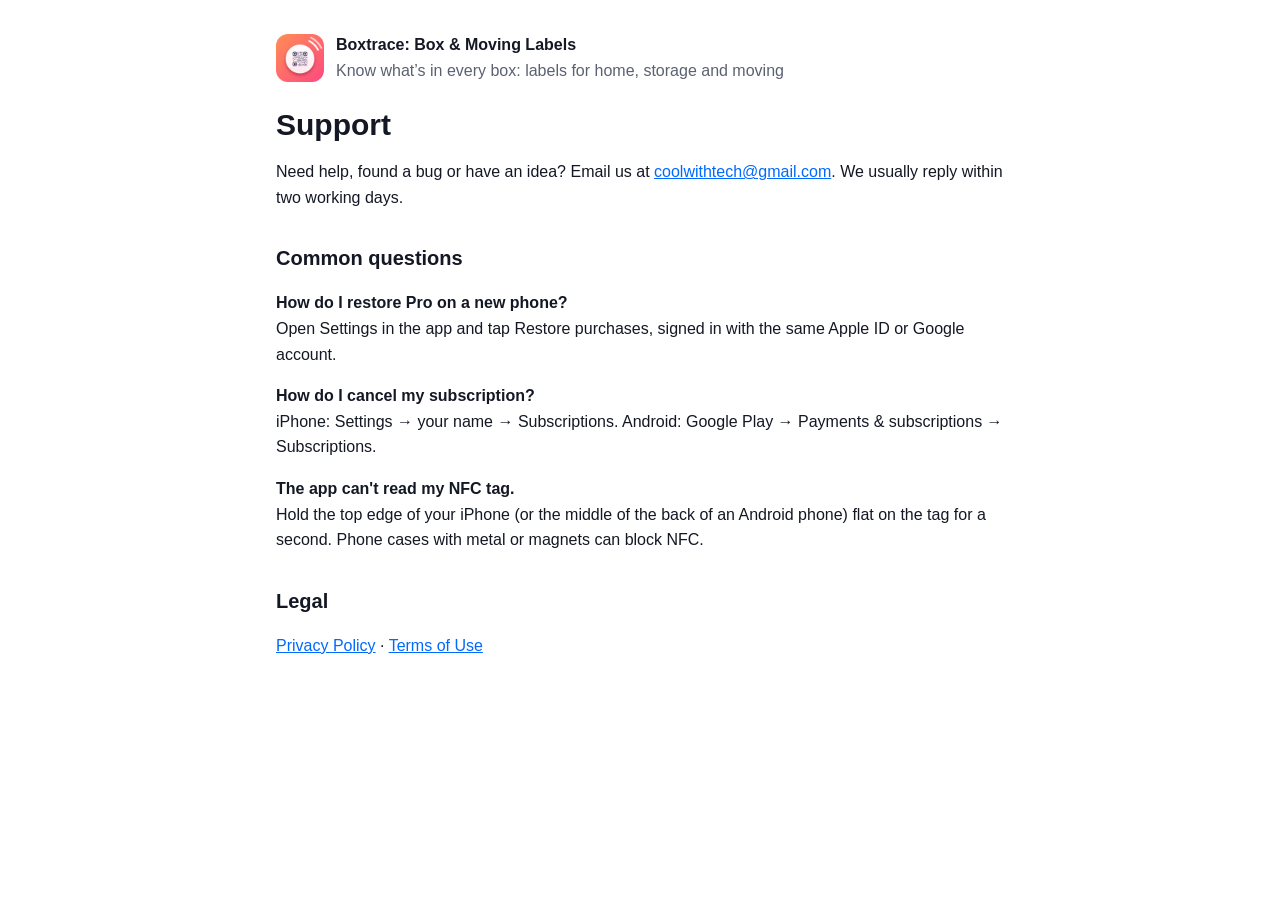
<file: index.html>
<!doctype html>
<html lang="en">
<head>
<meta charset="utf-8">
<meta name="viewport" content="width=device-width, initial-scale=1">
<title>Boxtrace: Box &amp; Moving Labels</title>
<link rel="stylesheet" href="style.css">
</head>
<body>
<main>
<header><img src="icon.png" alt=""><div><strong>Boxtrace: Box &amp; Moving Labels</strong><br><span class="muted">Know what’s in every box: labels for home, storage and moving</span></div></header>
<h1>Support</h1>
<p>Need help, found a bug or have an idea? Email us at <a href="mailto:coolwithtech@gmail.com">coolwithtech@gmail.com</a>. We usually reply within two working days.</p>
<h2>Common questions</h2>
<p><strong>How do I restore Pro on a new phone?</strong><br>Open Settings in the app and tap Restore purchases, signed in with the same Apple ID or Google account.</p>
<p><strong>How do I cancel my subscription?</strong><br>iPhone: Settings → your name → Subscriptions. Android: Google Play → Payments &amp; subscriptions → Subscriptions.</p>
<p><strong>The app can't read my NFC tag.</strong><br>Hold the top edge of your iPhone (or the middle of the back of an Android phone) flat on the tag for a second. Phone cases with metal or magnets can block NFC.</p>
<h2>Legal</h2>
<p><a href="privacy.html">Privacy Policy</a> · <a href="terms.html">Terms of Use</a></p>
</main>
</body>
</html>
</file>
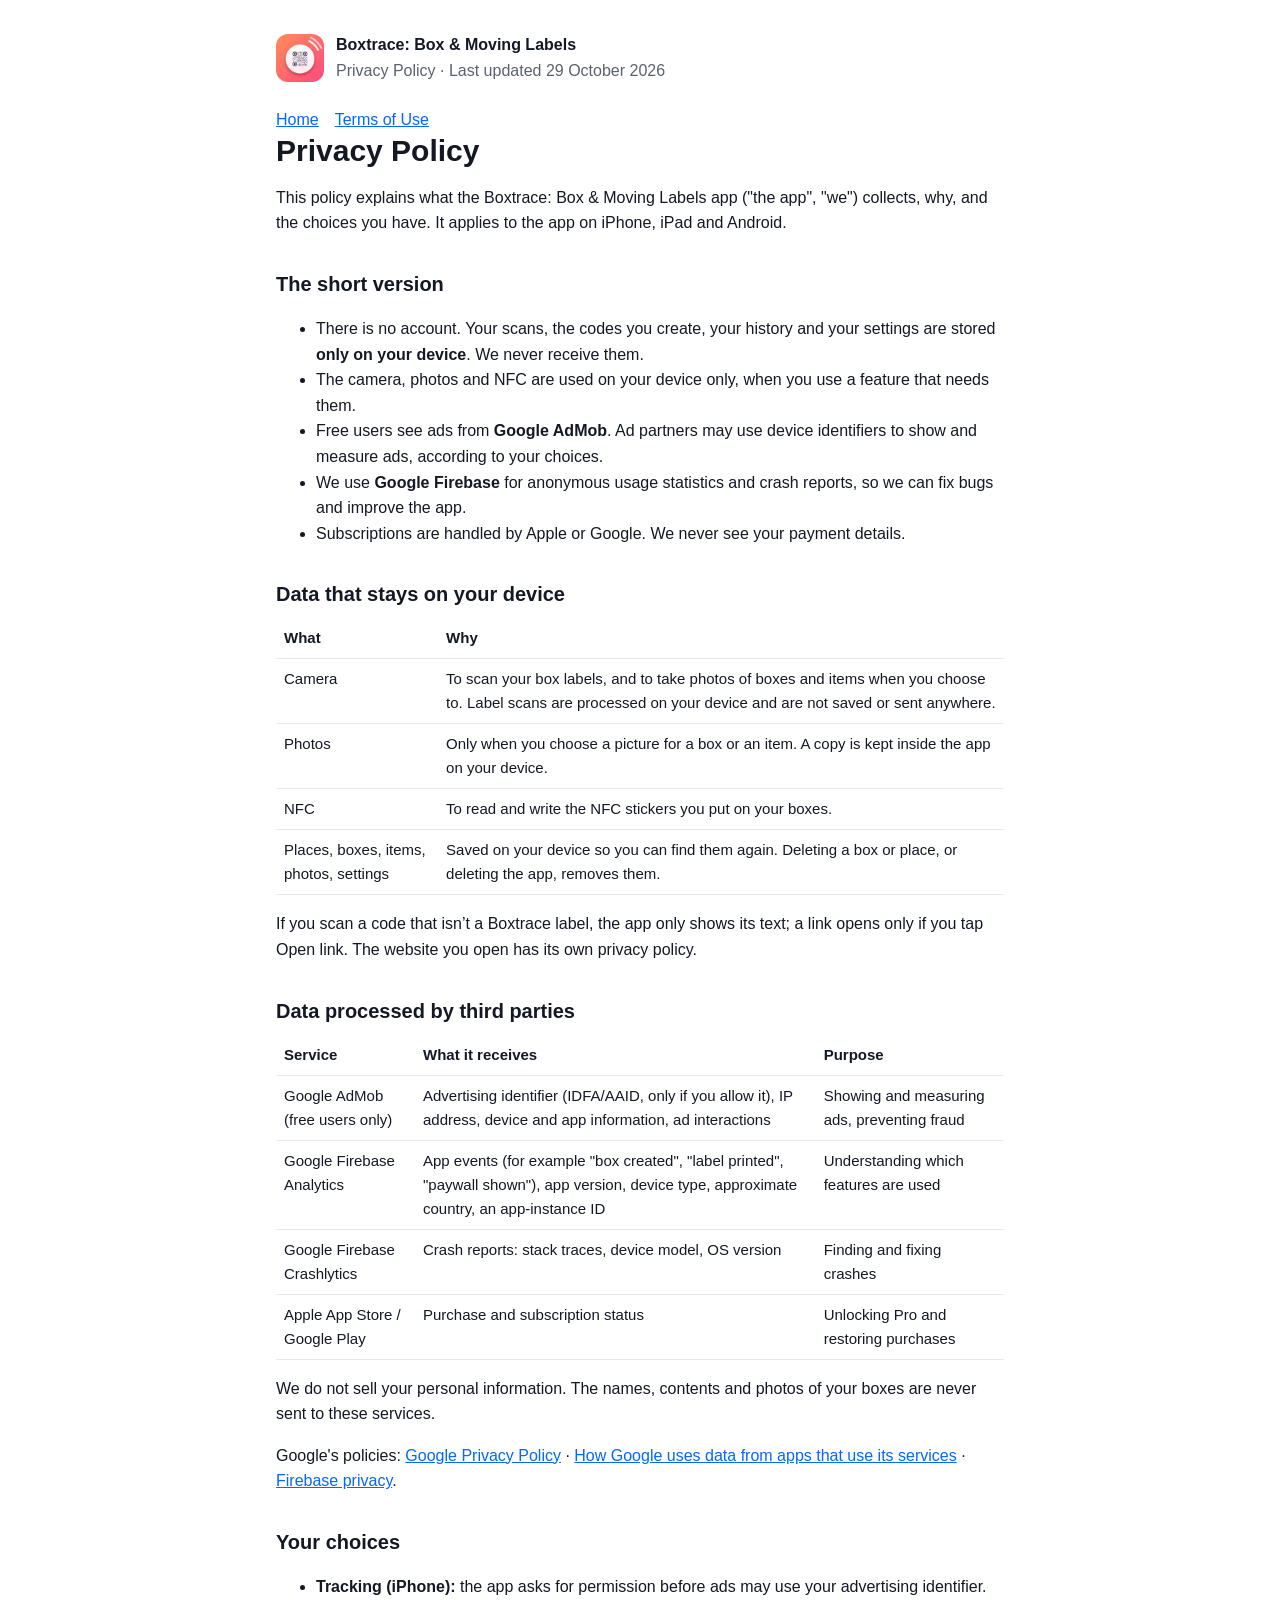
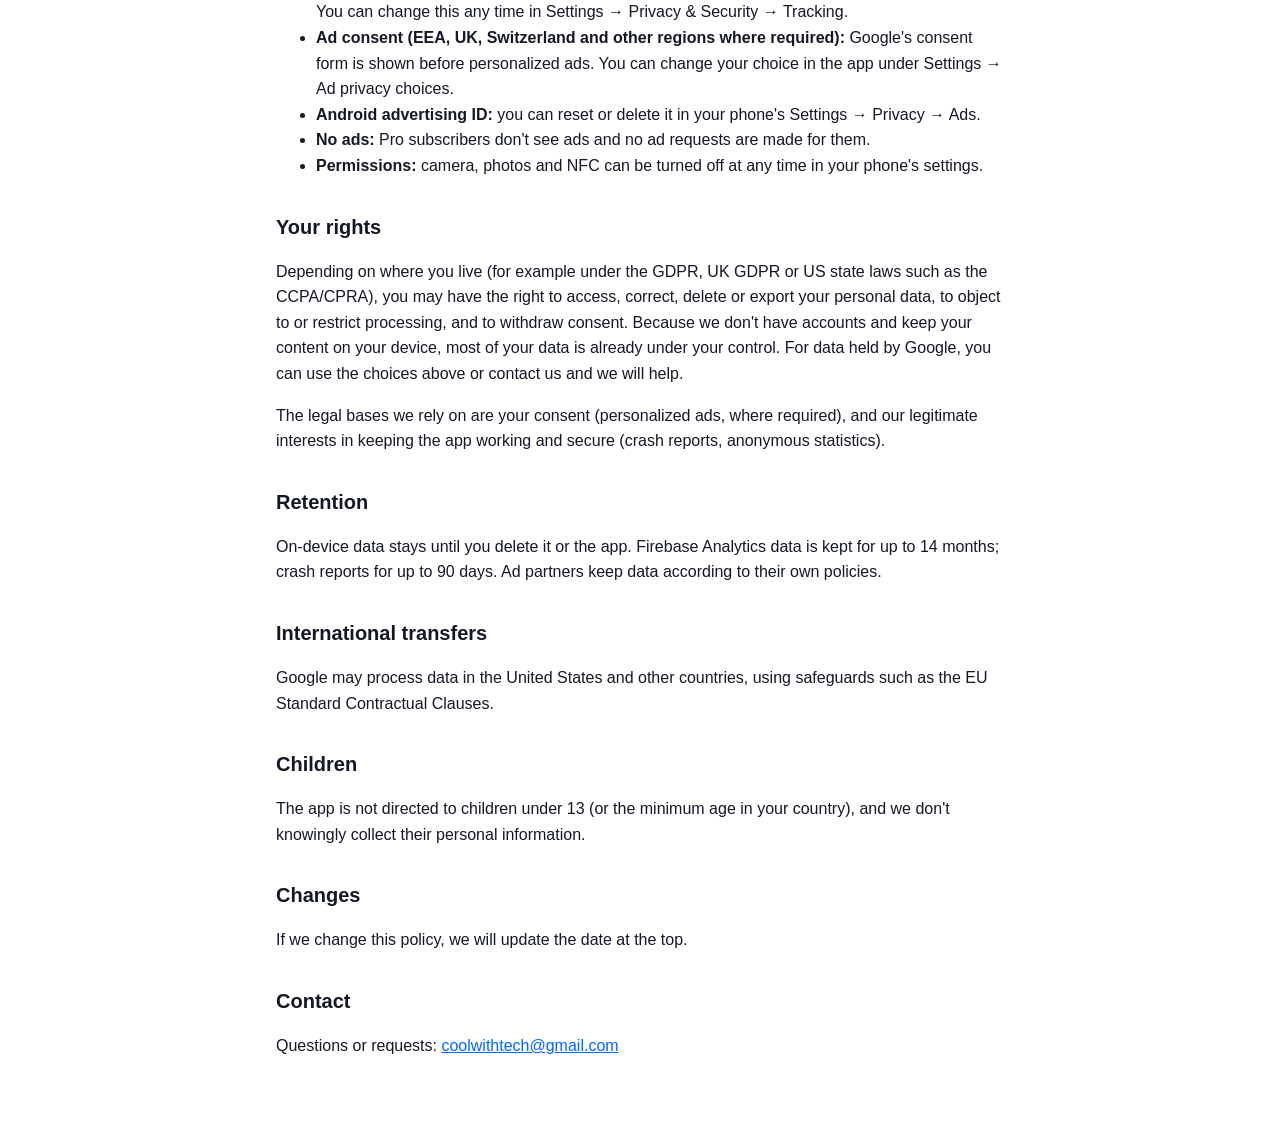
<file: privacy.html>
<!doctype html>
<html lang="en">
<head>
<meta charset="utf-8">
<meta name="viewport" content="width=device-width, initial-scale=1">
<title>Privacy Policy · Boxtrace: Box &amp; Moving Labels</title>
<link rel="stylesheet" href="style.css">
</head>
<body>
<main>
<header><img src="icon.png" alt=""><div><strong>Boxtrace: Box &amp; Moving Labels</strong><br><span class="muted">Privacy Policy · Last updated 29 October 2026</span></div></header>
<nav><a href="index.html">Home</a><a href="terms.html">Terms of Use</a></nav>

<h1>Privacy Policy</h1>
<p>This policy explains what the Boxtrace: Box &amp; Moving Labels app ("the app", "we") collects, why, and the choices you have. It applies to the app on iPhone, iPad and Android.</p>

<h2>The short version</h2>
<ul>
<li>There is no account. Your scans, the codes you create, your history and your settings are stored <strong>only on your device</strong>. We never receive them.</li>
<li>The camera, photos and NFC are used on your device only, when you use a feature that needs them.</li>
<li>Free users see ads from <strong>Google AdMob</strong>. Ad partners may use device identifiers to show and measure ads, according to your choices.</li>
<li>We use <strong>Google Firebase</strong> for anonymous usage statistics and crash reports, so we can fix bugs and improve the app.</li>
<li>Subscriptions are handled by Apple or Google. We never see your payment details.</li>
</ul>

<h2>Data that stays on your device</h2>
<table>
<tr><th>What</th><th>Why</th></tr>
<tr><td>Camera</td><td>To scan your box labels, and to take photos of boxes and items when you choose to. Label scans are processed on your device and are not saved or sent anywhere.</td></tr>
<tr><td>Photos</td><td>Only when you choose a picture for a box or an item. A copy is kept inside the app on your device.</td></tr>
<tr><td>NFC</td><td>To read and write the NFC stickers you put on your boxes.</td></tr>
<tr><td>Places, boxes, items, photos, settings</td><td>Saved on your device so you can find them again. Deleting a box or place, or deleting the app, removes them.</td></tr>
</table>
<p>If you scan a code that isn’t a Boxtrace label, the app only shows its text; a link opens only if you tap Open link. The website you open has its own privacy policy.</p>

<h2>Data processed by third parties</h2>
<table>
<tr><th>Service</th><th>What it receives</th><th>Purpose</th></tr>
<tr><td>Google AdMob (free users only)</td><td>Advertising identifier (IDFA/AAID, only if you allow it), IP address, device and app information, ad interactions</td><td>Showing and measuring ads, preventing fraud</td></tr>
<tr><td>Google Firebase Analytics</td><td>App events (for example "box created", "label printed", "paywall shown"), app version, device type, approximate country, an app-instance ID</td><td>Understanding which features are used</td></tr>
<tr><td>Google Firebase Crashlytics</td><td>Crash reports: stack traces, device model, OS version</td><td>Finding and fixing crashes</td></tr>
<tr><td>Apple App Store / Google Play</td><td>Purchase and subscription status</td><td>Unlocking Pro and restoring purchases</td></tr>
</table>
<p>We do not sell your personal information. The names, contents and photos of your boxes are never sent to these services.</p>
<p>Google's policies: <a href="https://policies.google.com/privacy">Google Privacy Policy</a> · <a href="https://policies.google.com/technologies/partner-sites">How Google uses data from apps that use its services</a> · <a href="https://firebase.google.com/support/privacy">Firebase privacy</a>.</p>

<h2>Your choices</h2>
<ul>
<li><strong>Tracking (iPhone):</strong> the app asks for permission before ads may use your advertising identifier. You can change this any time in Settings → Privacy &amp; Security → Tracking.</li>
<li><strong>Ad consent (EEA, UK, Switzerland and other regions where required):</strong> Google's consent form is shown before personalized ads. You can change your choice in the app under Settings → Ad privacy choices.</li>
<li><strong>Android advertising ID:</strong> you can reset or delete it in your phone's Settings → Privacy → Ads.</li>
<li><strong>No ads:</strong> Pro subscribers don't see ads and no ad requests are made for them.</li>
<li><strong>Permissions:</strong> camera, photos and NFC can be turned off at any time in your phone's settings.</li>
</ul>

<h2>Your rights</h2>
<p>Depending on where you live (for example under the GDPR, UK GDPR or US state laws such as the CCPA/CPRA), you may have the right to access, correct, delete or export your personal data, to object to or restrict processing, and to withdraw consent. Because we don't have accounts and keep your content on your device, most of your data is already under your control. For data held by Google, you can use the choices above or contact us and we will help.</p>
<p>The legal bases we rely on are your consent (personalized ads, where required), and our legitimate interests in keeping the app working and secure (crash reports, anonymous statistics).</p>

<h2>Retention</h2>
<p>On-device data stays until you delete it or the app. Firebase Analytics data is kept for up to 14 months; crash reports for up to 90 days. Ad partners keep data according to their own policies.</p>

<h2>International transfers</h2>
<p>Google may process data in the United States and other countries, using safeguards such as the EU Standard Contractual Clauses.</p>

<h2>Children</h2>
<p>The app is not directed to children under 13 (or the minimum age in your country), and we don't knowingly collect their personal information.</p>

<h2>Changes</h2>
<p>If we change this policy, we will update the date at the top.</p>

<h2>Contact</h2>
<p>Questions or requests: <a href="mailto:coolwithtech@gmail.com">coolwithtech@gmail.com</a></p>
</main>
</body>
</html>
</file>
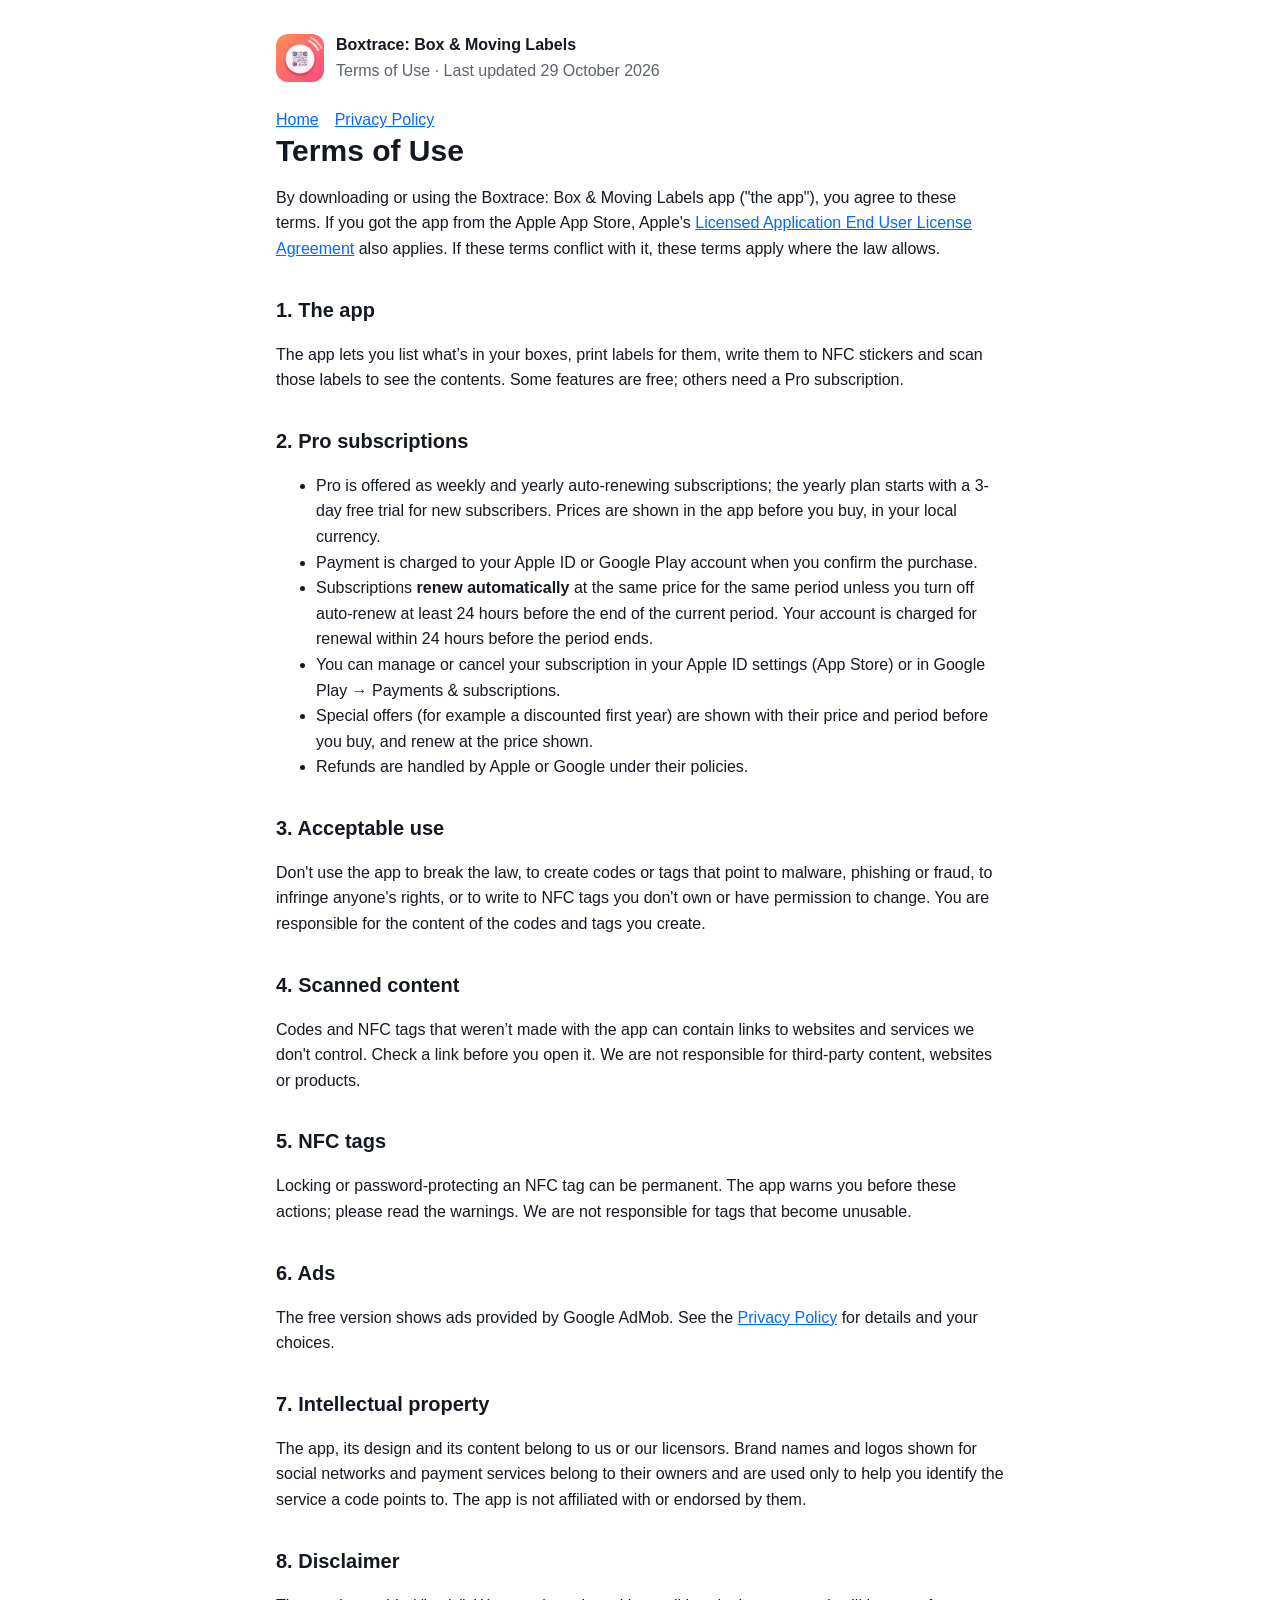
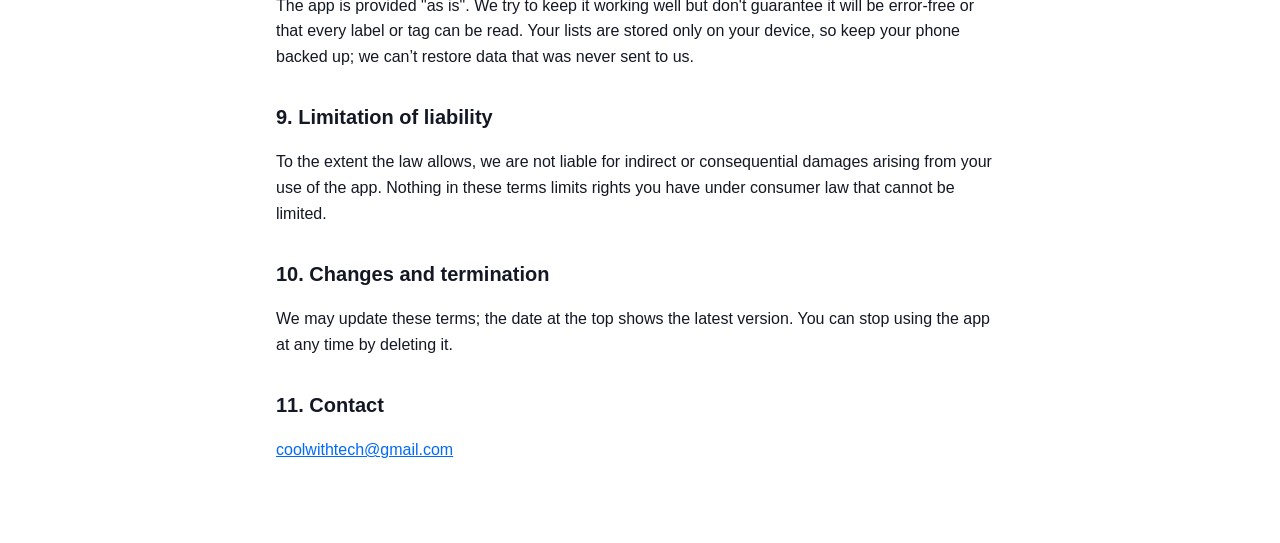
<file: terms.html>
<!doctype html>
<html lang="en">
<head>
<meta charset="utf-8">
<meta name="viewport" content="width=device-width, initial-scale=1">
<title>Terms of Use · Boxtrace: Box &amp; Moving Labels</title>
<link rel="stylesheet" href="style.css">
</head>
<body>
<main>
<header><img src="icon.png" alt=""><div><strong>Boxtrace: Box &amp; Moving Labels</strong><br><span class="muted">Terms of Use · Last updated 29 October 2026</span></div></header>
<nav><a href="index.html">Home</a><a href="privacy.html">Privacy Policy</a></nav>

<h1>Terms of Use</h1>
<p>By downloading or using the Boxtrace: Box &amp; Moving Labels app ("the app"), you agree to these terms. If you got the app from the Apple App Store, Apple's <a href="https://www.apple.com/legal/internet-services/itunes/dev/stdeula/">Licensed Application End User License Agreement</a> also applies. If these terms conflict with it, these terms apply where the law allows.</p>

<h2>1. The app</h2>
<p>The app lets you list what’s in your boxes, print labels for them, write them to NFC stickers and scan those labels to see the contents. Some features are free; others need a Pro subscription.</p>

<h2>2. Pro subscriptions</h2>
<ul>
<li>Pro is offered as weekly and yearly auto-renewing subscriptions; the yearly plan starts with a 3-day free trial for new subscribers. Prices are shown in the app before you buy, in your local currency.</li>
<li>Payment is charged to your Apple ID or Google Play account when you confirm the purchase.</li>
<li>Subscriptions <strong>renew automatically</strong> at the same price for the same period unless you turn off auto-renew at least 24 hours before the end of the current period. Your account is charged for renewal within 24 hours before the period ends.</li>
<li>You can manage or cancel your subscription in your Apple ID settings (App Store) or in Google Play → Payments &amp; subscriptions.</li>
<li>Special offers (for example a discounted first year) are shown with their price and period before you buy, and renew at the price shown.</li>
<li>Refunds are handled by Apple or Google under their policies.</li>
</ul>

<h2>3. Acceptable use</h2>
<p>Don't use the app to break the law, to create codes or tags that point to malware, phishing or fraud, to infringe anyone's rights, or to write to NFC tags you don't own or have permission to change. You are responsible for the content of the codes and tags you create.</p>

<h2>4. Scanned content</h2>
<p>Codes and NFC tags that weren’t made with the app can contain links to websites and services we don't control. Check a link before you open it. We are not responsible for third-party content, websites or products.</p>

<h2>5. NFC tags</h2>
<p>Locking or password-protecting an NFC tag can be permanent. The app warns you before these actions; please read the warnings. We are not responsible for tags that become unusable.</p>

<h2>6. Ads</h2>
<p>The free version shows ads provided by Google AdMob. See the <a href="privacy.html">Privacy Policy</a> for details and your choices.</p>

<h2>7. Intellectual property</h2>
<p>The app, its design and its content belong to us or our licensors. Brand names and logos shown for social networks and payment services belong to their owners and are used only to help you identify the service a code points to. The app is not affiliated with or endorsed by them.</p>

<h2>8. Disclaimer</h2>
<p>The app is provided "as is". We try to keep it working well but don't guarantee it will be error-free or that every label or tag can be read. Your lists are stored only on your device, so keep your phone backed up; we can’t restore data that was never sent to us.</p>

<h2>9. Limitation of liability</h2>
<p>To the extent the law allows, we are not liable for indirect or consequential damages arising from your use of the app. Nothing in these terms limits rights you have under consumer law that cannot be limited.</p>

<h2>10. Changes and termination</h2>
<p>We may update these terms; the date at the top shows the latest version. You can stop using the app at any time by deleting it.</p>

<h2>11. Contact</h2>
<p><a href="mailto:coolwithtech@gmail.com">coolwithtech@gmail.com</a></p>
</main>
</body>
</html>
</file>
<file: style.css>
:root{--bg:#fff;--fg:#141824;--muted:#5b6170;--accent:#0069FE;--line:#e6e8ee}
@media (prefers-color-scheme:dark){:root{--bg:#0d1017;--fg:#eceef3;--muted:#a3a9b8;--accent:#4d93ff;--line:#262b36}}
*{box-sizing:border-box}body{margin:0;background:var(--bg);color:var(--fg);font:16px/1.6 -apple-system,BlinkMacSystemFont,"Segoe UI",Roboto,sans-serif}
main{max-width:760px;margin:0 auto;padding:32px 16px 64px}h1{font-size:30px;line-height:1.2;margin:0 0 4px}h2{font-size:20px;margin:32px 0 8px}
p,li{color:var(--fg)}.muted{color:var(--muted)}a{color:var(--accent)}table{width:100%;border-collapse:collapse;font-size:15px}
th,td{text-align:left;vertical-align:top;padding:8px;border-bottom:1px solid var(--line)}header{display:flex;gap:12px;align-items:center;margin-bottom:24px}
header img{width:48px;height:48px;border-radius:12px}nav a{margin-right:16px}
</file>
